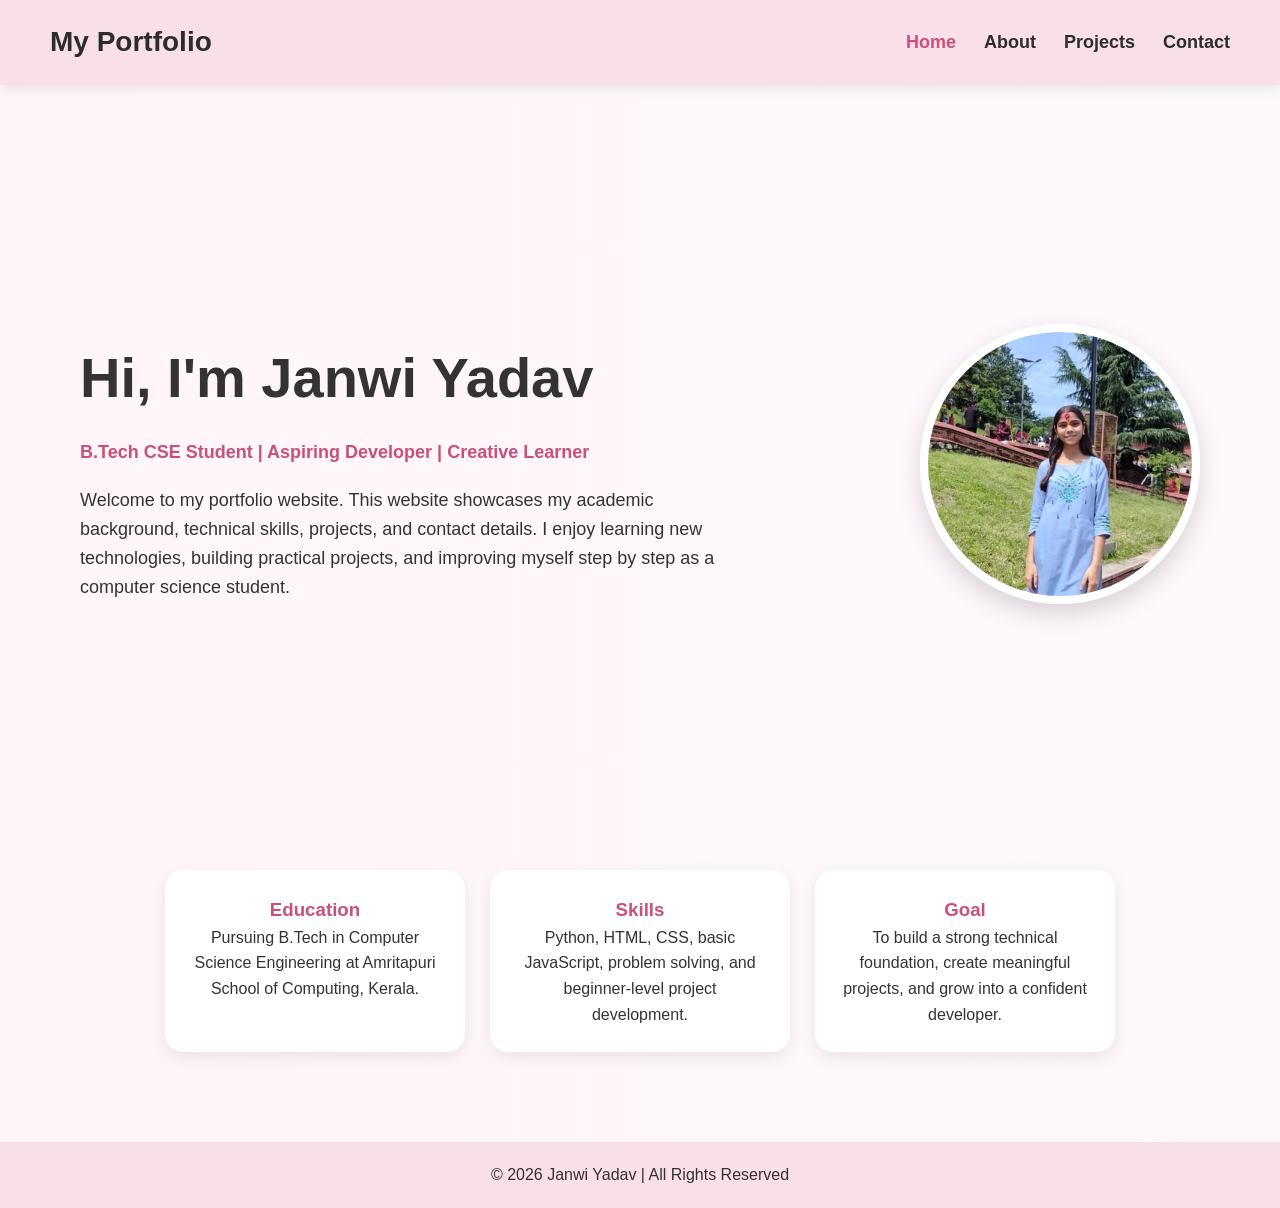
<file: index.html>
<!DOCTYPE html>
<html lang="en">
<head>
  <meta charset="UTF-8">
  <meta name="viewport" content="width=device-width, initial-scale=1.0">
  <title>Janwi Yadav | Home</title>
  <link rel="stylesheet" href="style.css">
</head>
<body>

  <nav class="navbar">
    <div class="logo">My Portfolio</div>
    <ul class="nav-links">
      <li><a href="index.html" class="active">Home</a></li>
      <li><a href="about.html">About</a></li>
      <li><a href="projects.html">Projects</a></li>
      <li><a href="contact.html">Contact</a></li>
    </ul>
  </nav>

  <section class="hero">
    <div class="hero-text">
      <h1>Hi, I'm Janwi Yadav</h1>
      <p class="tagline">B.Tech CSE Student | Aspiring Developer | Creative Learner</p>
      <p>
        Welcome to my portfolio website. This website showcases my academic background,
        technical skills, projects, and contact details. I enjoy learning new technologies,
        building practical projects, and improving myself step by step as a computer science student.
      </p>
    </div>

    <div class="hero-image">
      <img src="profile.jpg" alt="profile">
    </div>
  </section>

  <section class="highlights">
    <div class="highlight-card">
      <h3>Education</h3>
      <p>Pursuing B.Tech in Computer Science Engineering at Amritapuri School of Computing, Kerala.</p>
    </div>

    <div class="highlight-card">
      <h3>Skills</h3>
      <p>Python, HTML, CSS, basic JavaScript, problem solving, and beginner-level project development.</p>
    </div>

    <div class="highlight-card">
      <h3>Goal</h3>
      <p>To build a strong technical foundation, create meaningful projects, and grow into a confident developer.</p>
    </div>
  </section>

  <footer>
    <p>© 2026 Janwi Yadav | All Rights Reserved</p>
  </footer>

</body>
</html>
</file>
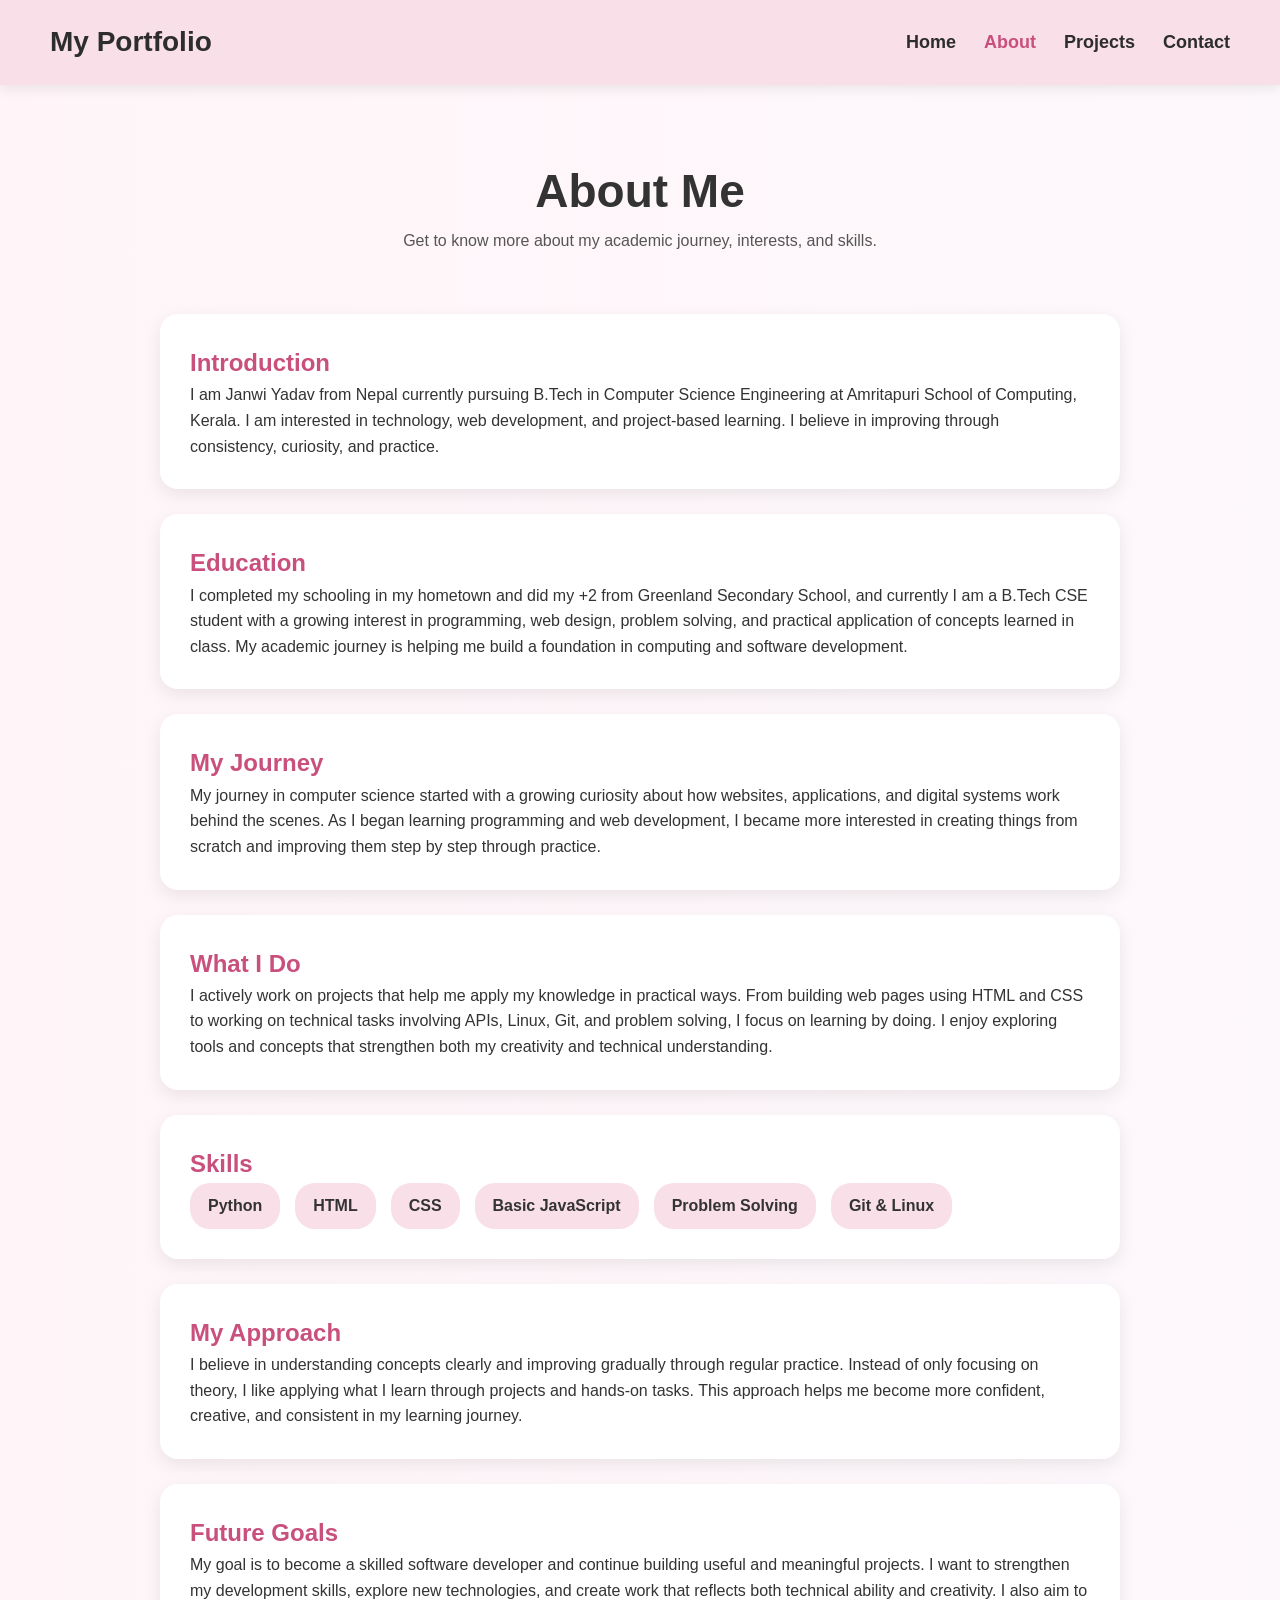
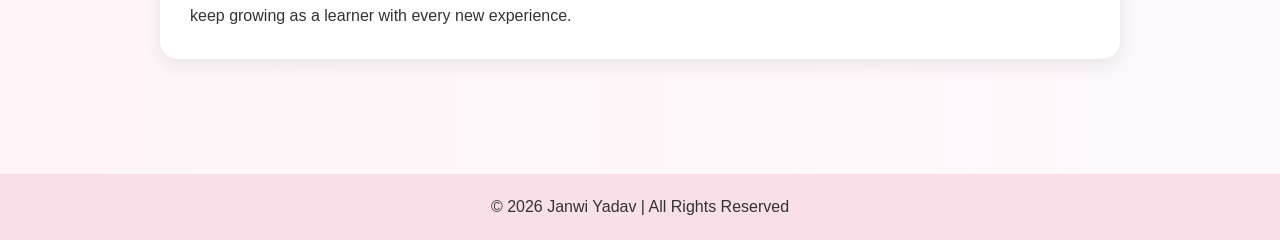
<file: about.html>
<!DOCTYPE html>
<html lang="en">
<head>
  <meta charset="UTF-8">
  <meta name="viewport" content="width=device-width, initial-scale=1.0">
  <title>Janwi Yadav | About</title>
  <link rel="stylesheet" href="style.css">
</head>
<body>

  <nav class="navbar">
    <div class="logo">My Portfolio</div>
    <ul class="nav-links">
      <li><a href="index.html">Home</a></li>
      <li><a href="about.html" class="active">About</a></li>
      <li><a href="projects.html">Projects</a></li>
      <li><a href="contact.html">Contact</a></li>
    </ul>
  </nav>

  <section class="page-banner">
    <h1>About Me</h1>
    <p>Get to know more about my academic journey, interests, and skills.</p>
  </section>

  <section class="content-section">

    <div class="content-card">
      <h2>Introduction</h2>
      <p>
        I am Janwi Yadav from Nepal currently pursuing B.Tech in Computer Science Engineering at
        Amritapuri School of Computing, Kerala. I am interested in technology, web development,
        and project-based learning. I believe in improving through consistency, curiosity, and practice.
      </p>
    </div>

    <div class="content-card">
      <h2>Education</h2>
      <p>
        I completed my schooling in my hometown and did my +2 from Greenland Secondary School,
        and currently I am a B.Tech CSE student with a growing interest in programming, web design,
        problem solving, and practical application of concepts learned in class. My academic journey
        is helping me build a foundation in computing and software development.
      </p>
    </div>

    <div class="content-card">
      <h2>My Journey</h2>
      <p>
        My journey in computer science started with a growing curiosity about how websites,
        applications, and digital systems work behind the scenes. As I began learning programming
        and web development, I became more interested in creating things from scratch and improving
        them step by step through practice.
      </p>
    </div>

    <div class="content-card">
      <h2>What I Do</h2>
      <p>
        I actively work on projects that help me apply my knowledge in practical ways.
        From building web pages using HTML and CSS to working on technical tasks involving
        APIs, Linux, Git, and problem solving, I focus on learning by doing. I enjoy exploring
        tools and concepts that strengthen both my creativity and technical understanding.
      </p>
    </div>

    <div class="content-card">
      <h2>Skills</h2>
      <div class="skills">
        <span>Python</span>
        <span>HTML</span>
        <span>CSS</span>
        <span>Basic JavaScript</span>
        <span>Problem Solving</span>
        <span>Git & Linux</span>
      </div>
    </div>

    <div class="content-card">
      <h2>My Approach</h2>
      <p>
        I believe in understanding concepts clearly and improving gradually through regular practice.
        Instead of only focusing on theory, I like applying what I learn through projects and hands-on tasks.
        This approach helps me become more confident, creative, and consistent in my learning journey.
      </p>
    </div>

    <div class="content-card">
      <h2>Future Goals</h2>
      <p>
        My goal is to become a skilled software developer and continue building useful and meaningful projects.
        I want to strengthen my development skills, explore new technologies, and create work that reflects both
        technical ability and creativity. I also aim to keep growing as a learner with every new experience.
      </p>
    </div>

  </section>

  <footer>
    <p>© 2026 Janwi Yadav | All Rights Reserved</p>
  </footer>

</body>
</html>
</file>
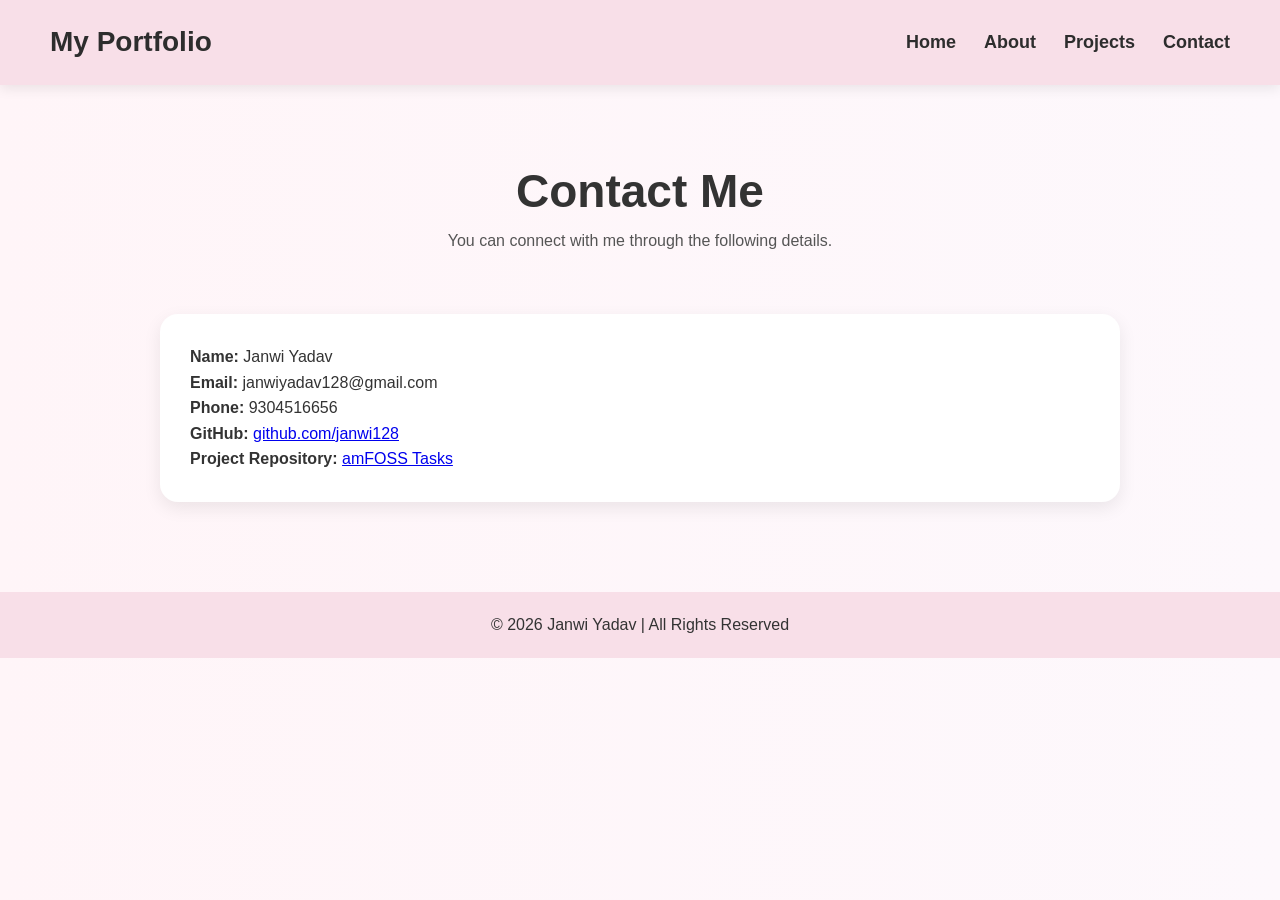
<file: contact.html>
<!DOCTYPE html>
<html lang="en">
<head>
  <meta charset="UTF-8">
  <meta name="viewport" content="width=device-width, initial-scale=1.0">
  <title>Janwi Yadav | Contact</title>
  <link rel="stylesheet" href="style.css">
</head>
<body>

  <nav class="navbar">
    <div class="logo">My Portfolio</div>
    <ul class="nav-links">
      <li><a href="index.html">Home</a></li>
      <li><a href="about.html">About</a></li>
      <li><a href="projects.html">Projects</a></li>
      <li><a href="contact.html">Contact</a></li>
    </ul>
  </nav>

  <section class="page-banner">
    <h1>Contact Me</h1>
    <p>You can connect with me through the following details.</p>
  </section>

  <section class="content-section">
    <div class="contact-box">
      <p><strong>Name:</strong> Janwi Yadav</p>
      <p><strong>Email:</strong> janwiyadav128@gmail.com</p>
      <p><strong>Phone:</strong> 9304516656</p>
      <p><strong>GitHub:</strong> <a href="https://github.com/janwi128" target="_blank">github.com/janwi128</a></p>
      <p><strong>Project Repository:</strong> <a href="https://github.com/janwi128/amfoss-tasks" target="_blank">amFOSS Tasks</a></p>
    </div>
  </section>

  <footer>
    <p>© 2026 Janwi Yadav | All Rights Reserved</p>
  </footer>

</body>
</html>
</file>
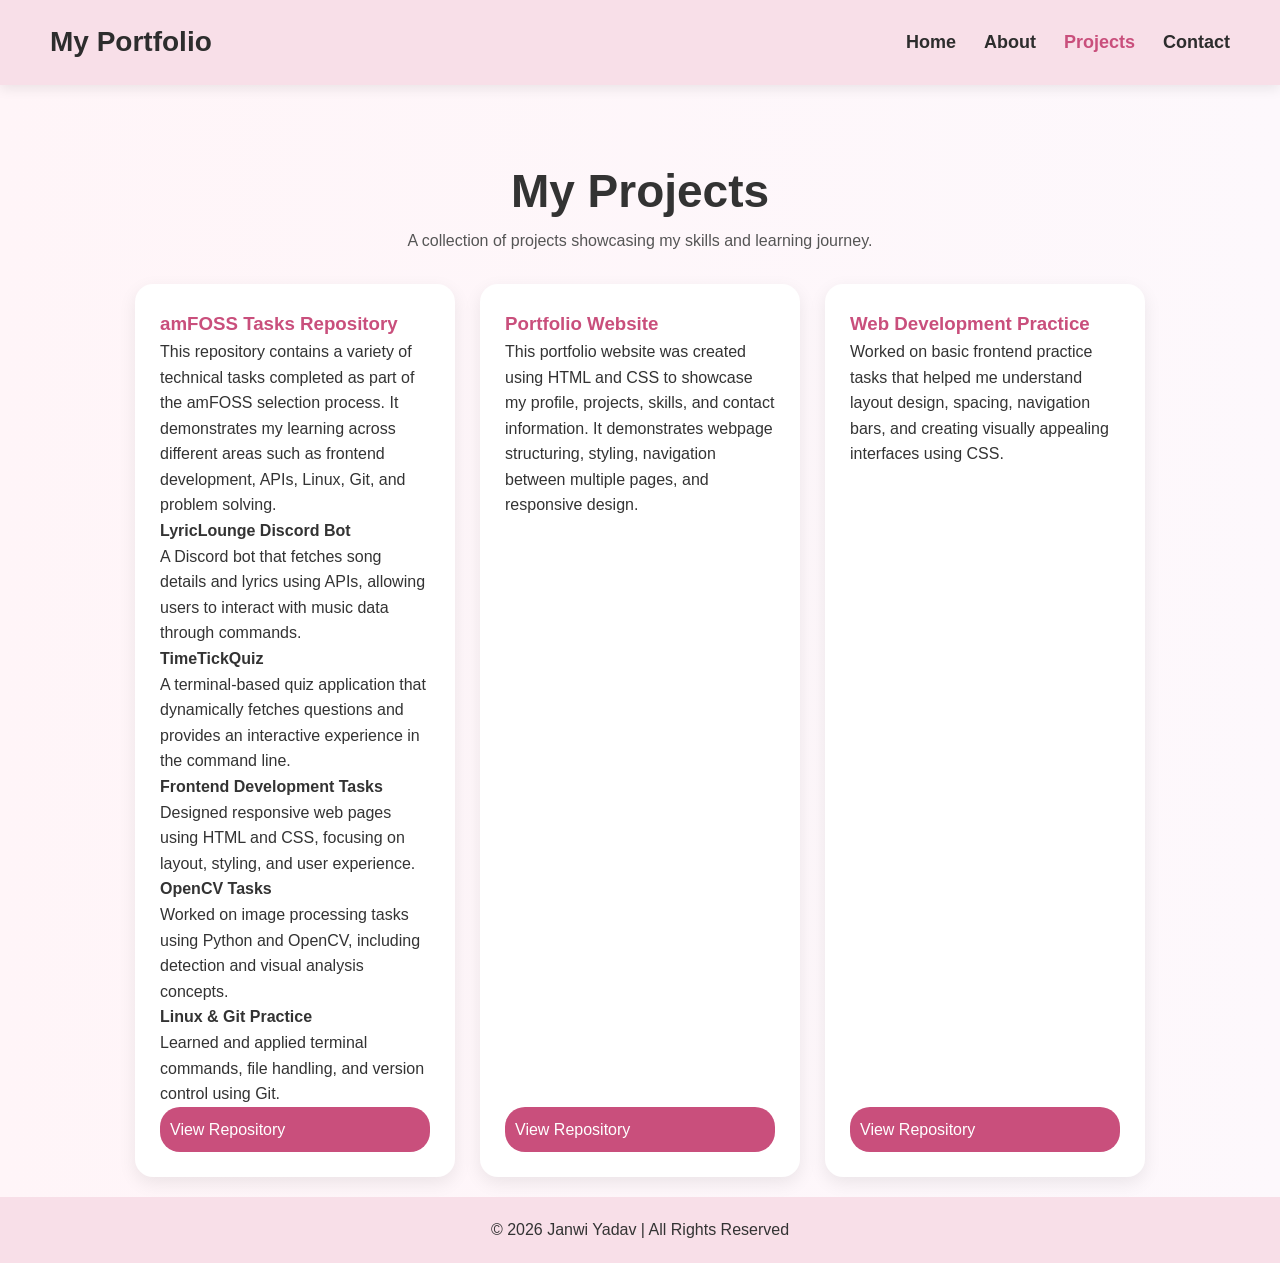
<file: projects.html>
<!DOCTYPE html>
<html lang="en">
<head>
  <meta charset="UTF-8">
  <meta name="viewport" content="width=device-width, initial-scale=1.0">
  <title>Janwi Yadav | Projects</title>
  <link rel="stylesheet" href="style.css">
</head>
<body>

  <nav class="navbar">
    <div class="logo">My Portfolio</div>
    <ul class="nav-links">
      <li><a href="index.html">Home</a></li>
      <li><a href="about.html">About</a></li>
      <li><a href="projects.html" class="active">Projects</a></li>
      <li><a href="contact.html">Contact</a></li>
    </ul>
  </nav>

  <section class="page-banner">
    <h1>My Projects</h1>
    <p>A collection of projects showcasing my skills and learning journey.</p>
  </section>


  <section class="projects-container page-projects">

    <div class="project-card wide-card">
      <h3>amFOSS Tasks Repository</h3>
      <p>
        This repository contains a variety of technical tasks completed as part of the amFOSS selection process.
        It demonstrates my learning across different areas such as frontend development, APIs, Linux, Git, and problem solving.
      </p>

      <div class="project-list">

        <div class="mini-project">
          <h4>LyricLounge Discord Bot</h4>
          <p>
            A Discord bot that fetches song details and lyrics using APIs,
            allowing users to interact with music data through commands.
          </p>
        </div>

        <div class="mini-project">
          <h4>TimeTickQuiz</h4>
          <p>
            A terminal-based quiz application that dynamically fetches questions
            and provides an interactive experience in the command line.
          </p>
        </div>

        <div class="mini-project">
          <h4>Frontend Development Tasks</h4>
          <p>
            Designed responsive web pages using HTML and CSS,
            focusing on layout, styling, and user experience.
          </p>
        </div>

        <div class="mini-project">
          <h4>OpenCV Tasks</h4>
          <p>
            Worked on image processing tasks using Python and OpenCV,
            including detection and visual analysis concepts.
          </p>
        </div>

        <div class="mini-project">
          <h4>Linux & Git Practice</h4>
          <p>
            Learned and applied terminal commands, file handling,
            and version control using Git.
          </p>
        </div>

      </div>

      <a href="https://github.com/janwi128/amfoss-tasks" target="_blank">View Repository</a>
    </div>

 
    <div class="project-card">
      <h3>Portfolio Website</h3>
      <p>
        This portfolio website was created using HTML and CSS to showcase my profile,
        projects, skills, and contact information. It demonstrates webpage structuring,
        styling, navigation between multiple pages, and responsive design.
      </p>
      <a href="https://github.com/janwi128/My-Portfolio" target="_blank">View Repository</a>
    </div>


    <div class="project-card">
      <h3>Web Development Practice</h3>
      <p>
        Worked on basic frontend practice tasks that helped me understand layout design,
        spacing, navigation bars, and creating visually appealing interfaces using CSS.
      </p>
      <a href="https://github.com/janwi128/amfoss-curriculum" target="_blank">View Repository</a>
    </div>

  </section>

  <footer>
    <p>© 2026 Janwi Yadav | All Rights Reserved</p>
  </footer>

</body>
</html>
</file>
<file: style.css>
* {
  margin: 0;
  padding: 0;
  box-sizing: border-box;
}

html {
  scroll-behavior: smooth;
}

body {
  font-family: Arial, sans-serif;
  background: linear-gradient(to right, #fff5f8, #fdf8fc);
  color: #333;
  line-height: 1.6;
}


.navbar {
  display: flex;
  justify-content: space-between;
  align-items: center;
  padding: 20px 50px;
  background: #f8dfe8;
  box-shadow: 0 4px 12px rgba(0, 0, 0, 0.08);
}

.logo {
  font-size: 28px;
  font-weight: bold;
  color: #2d2d2d;
}

.nav-links {
  list-style: none;
  display: flex;
  gap: 28px;
}

.nav-links a {
  text-decoration: none;
  color: #2d2d2d;
  font-weight: bold;
  font-size: 18px;
  transition: 0.3s;
}

.nav-links a:hover,
.nav-links a.active {
  color: #c94f7c;
}

.hero {
  min-height: 85vh;
  display: flex;
  justify-content: space-between;
  align-items: center;
  padding: 70px 80px;
  gap: 40px;
}

.hero-text h1 {
  font-size: 56px;
  margin-bottom: 15px;
}

.tagline {
  font-size: 22px;
  color: #c94f7c;
  margin-bottom: 20px;
  font-weight: bold;
}

.hero-text p {
  font-size: 18px;
  max-width: 650px;
}

.hero-image img {
  width: 280px;
  height: 280px;
  object-fit: cover;
  border-radius: 50%;
  border: 8px solid white;
  box-shadow: 0 10px 25px rgba(0, 0, 0, 0.15);
}


.button-group {
  margin-top: 25px;
  display: flex;
  gap: 15px;
}

.btn {
  padding: 12px 24px;
  background: #c94f7c;
  color: white;
  text-decoration: none;
  border-radius: 28px;
  font-weight: bold;
  transition: 0.3s;
}

.btn:hover {
  transform: translateY(-3px);
}

.secondary-btn {
  background: #333;
}


.highlights {
  display: flex;
  justify-content: center;
  gap: 25px;
  flex-wrap: wrap;
  padding: 20px 40px 70px;
}

.highlight-card {
  background: white;
  width: 300px;
  padding: 25px;
  border-radius: 18px;
  box-shadow: 0 6px 18px rgba(0, 0, 0, 0.08);
  text-align: center;
  transition: 0.3s;
}

.highlight-card:hover {
  transform: translateY(-5px);
}

.highlight-card h3 {
  color: #c94f7c;
}


.page-banner {
  text-align: center;
  padding: 70px 20px 30px;
}

.page-banner h1 {
  font-size: 46px;
}

.page-banner p {
  color: #555;
}


.content-section {
  padding: 30px 20px 70px;
  max-width: 1000px;
  margin: auto;
}

.content-card {
  background: white;
  padding: 30px;
  margin-bottom: 25px;
  border-radius: 18px;
  box-shadow: 0 6px 18px rgba(0, 0, 0, 0.08);
  transition: 0.3s;
}

.content-card:hover {
  transform: translateY(-5px);
}

.content-card h2 {
  color: #c94f7c;
}


.skills {
  display: flex;
  flex-wrap: wrap;
  gap: 15px;
}

.skills span {
  background: #f8dfe8;
  padding: 10px 18px;
  border-radius: 20px;
  font-weight: bold;
}


.projects-container {
  display: flex;
  justify-content: center;
  flex-wrap: wrap;
  gap: 25px;
}

.project-card {
  background: white;
  width: 320px;
  padding: 25px;
  border-radius: 18px;
  box-shadow: 0 6px 18px rgba(0, 0, 0, 0.08);
  transition: 0.3s;
  display: flex;
  flex-direction: column;
  min-height: 300px;
}

.project-card:hover {
  transform: translateY(-5px);
}

.project-card h3 {
  color: #c94f7c;
}

.project-card a {
  margin-top: auto;
  background: #c94f7c;
  color: white;
  padding: 10px;
  border-radius: 20px;
  text-decoration: none;
  transition: 0.3s;
}

.project-card a:hover {
  transform: translateY(-3px);
}


.contact-box {
  background: white;
  padding: 30px;
  border-radius: 18px;
  box-shadow: 0 6px 18px rgba(0, 0, 0, 0.08);
  transition: 0.3s;
}

.contact-box:hover {
  transform: translateY(-5px);
}


footer {
  text-align: center;
  padding: 20px;
  background: #f8dfe8;
  margin-top: 20px;
}


@media (max-width: 768px) {
  .hero {
    flex-direction: column;
    text-align: center;
  }
}
</file>
